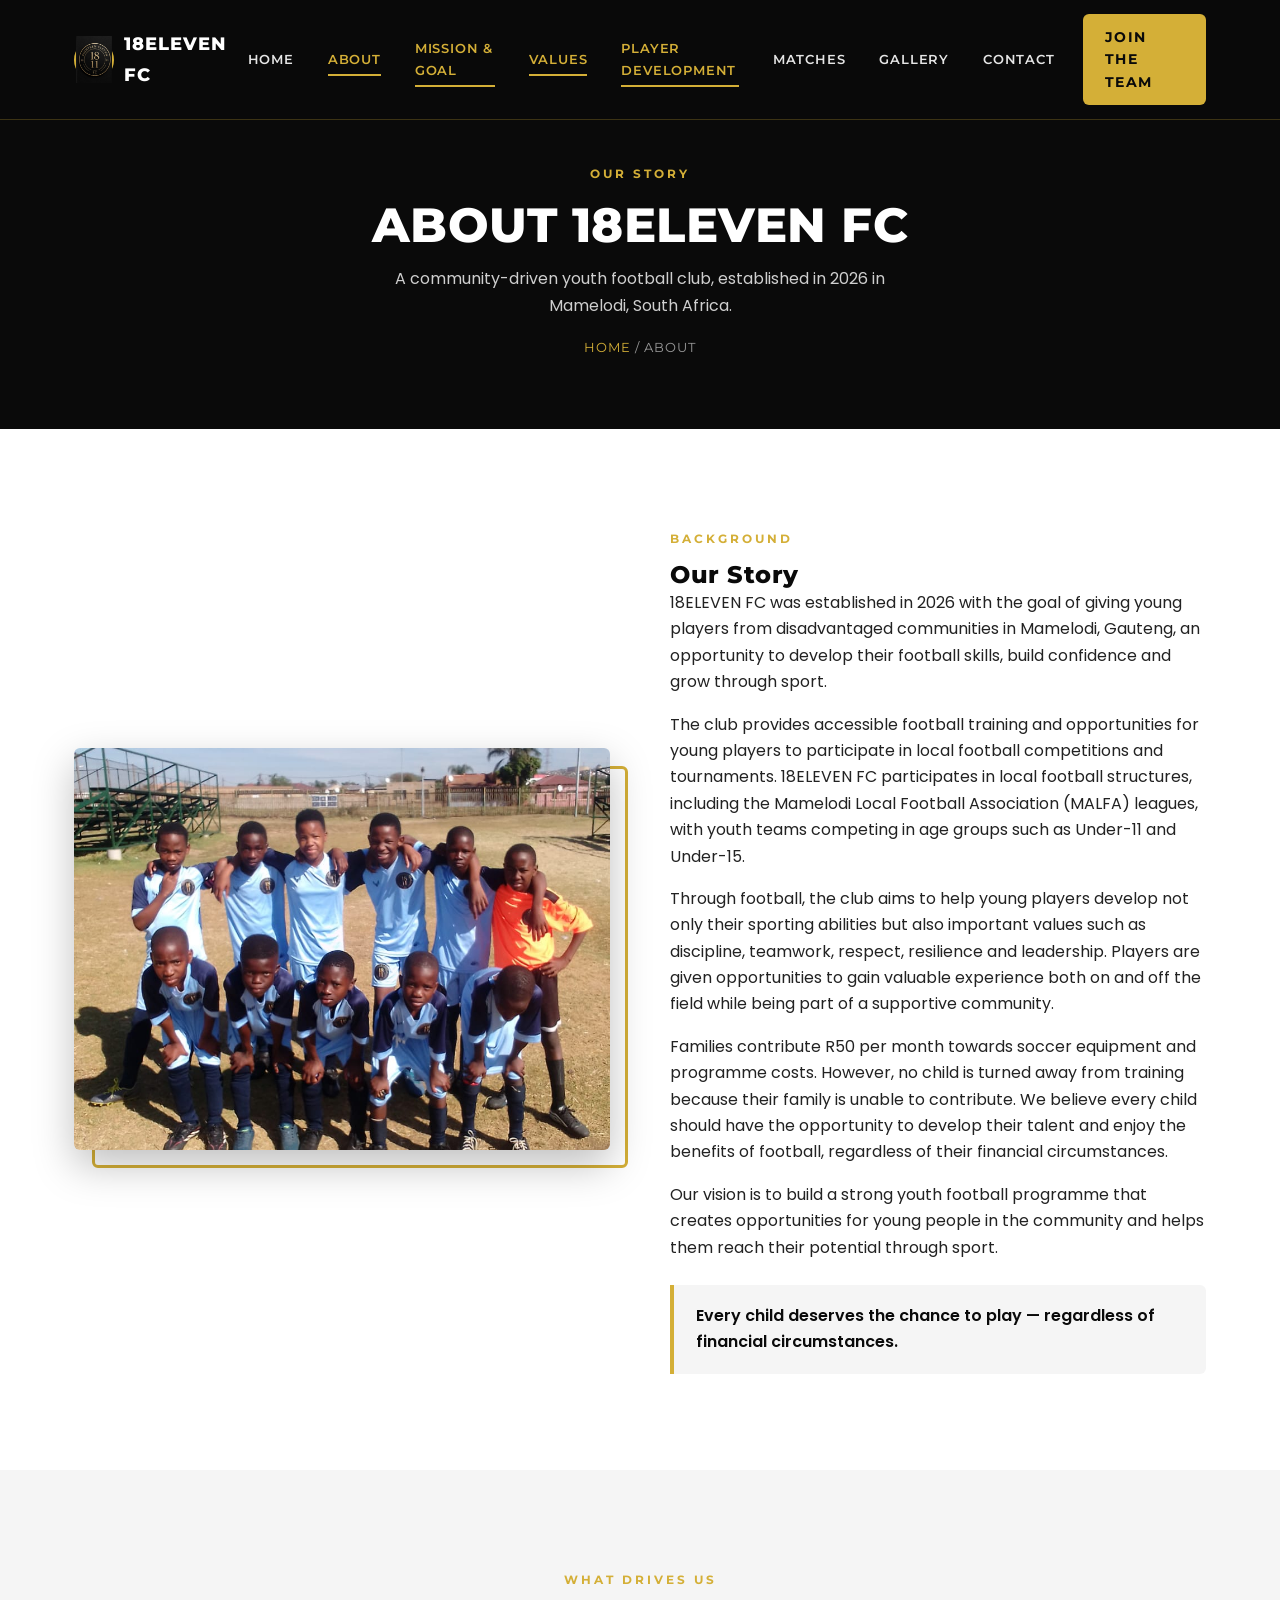
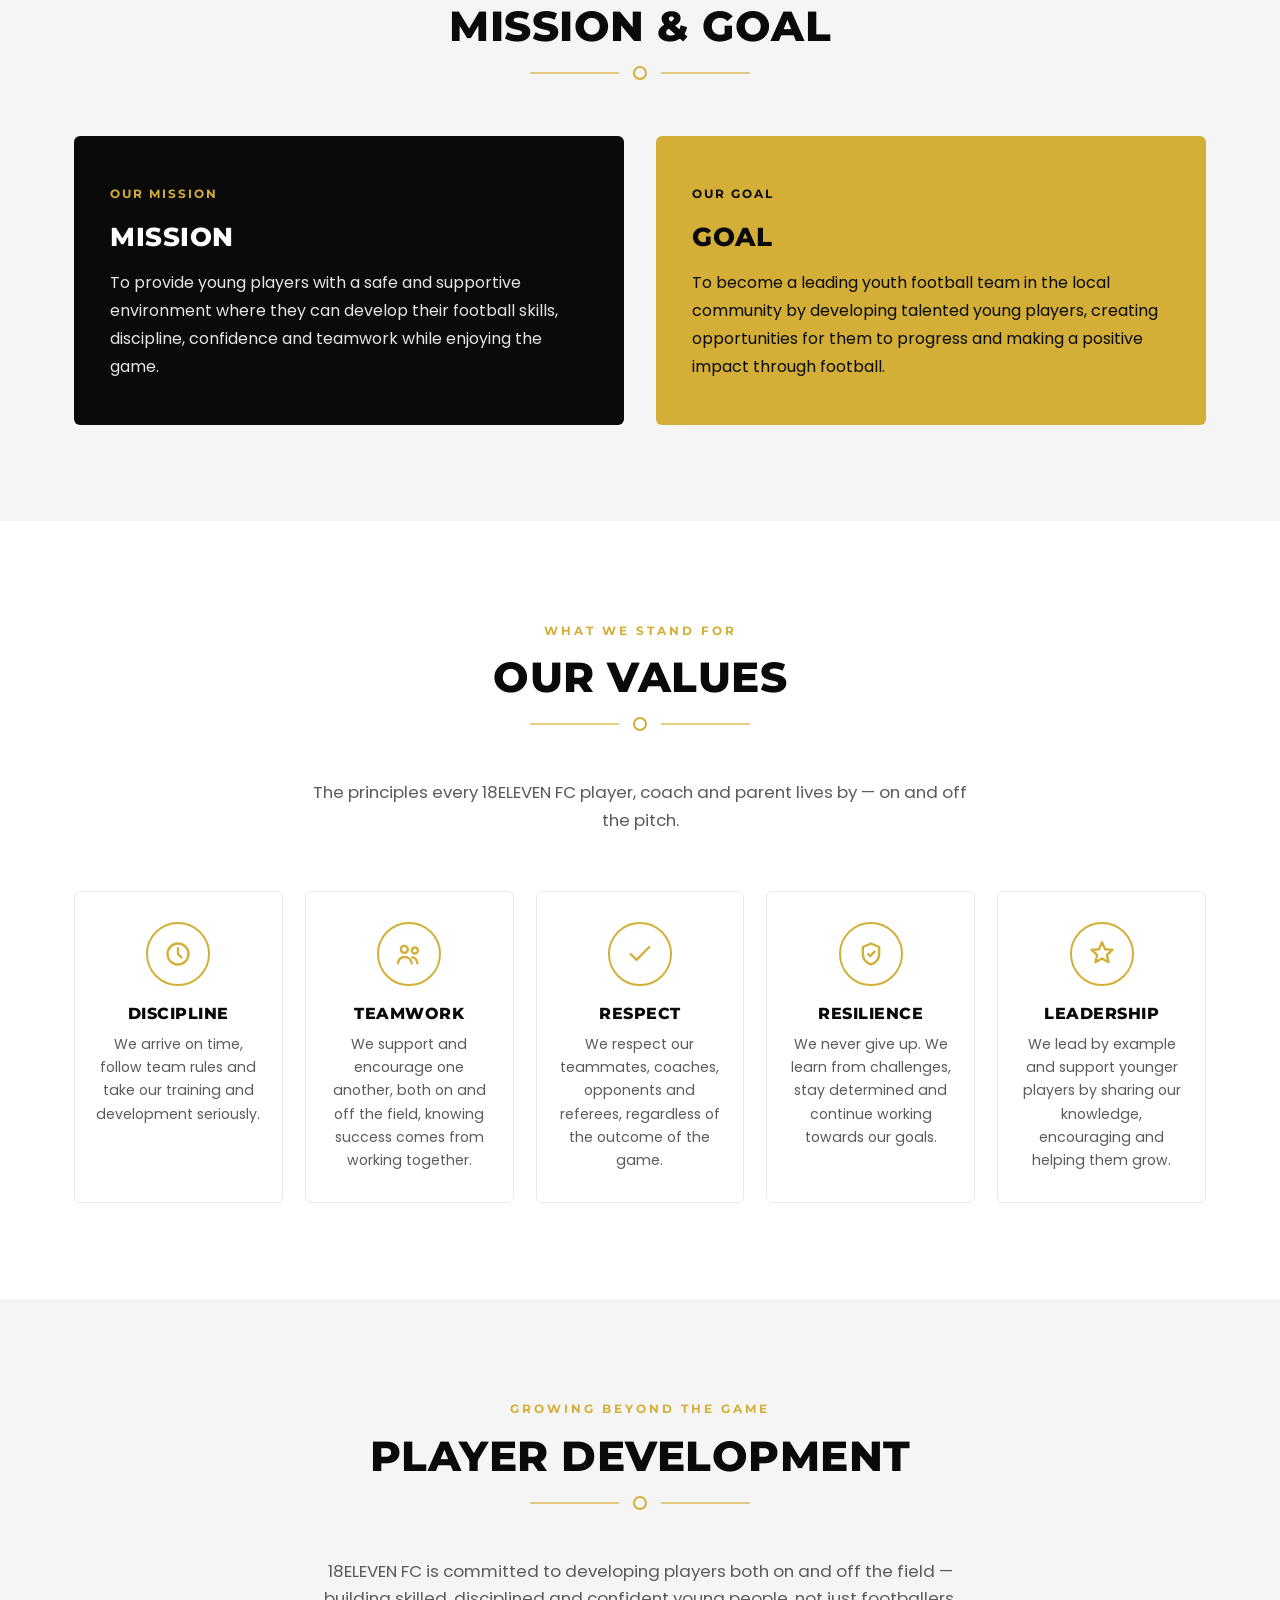
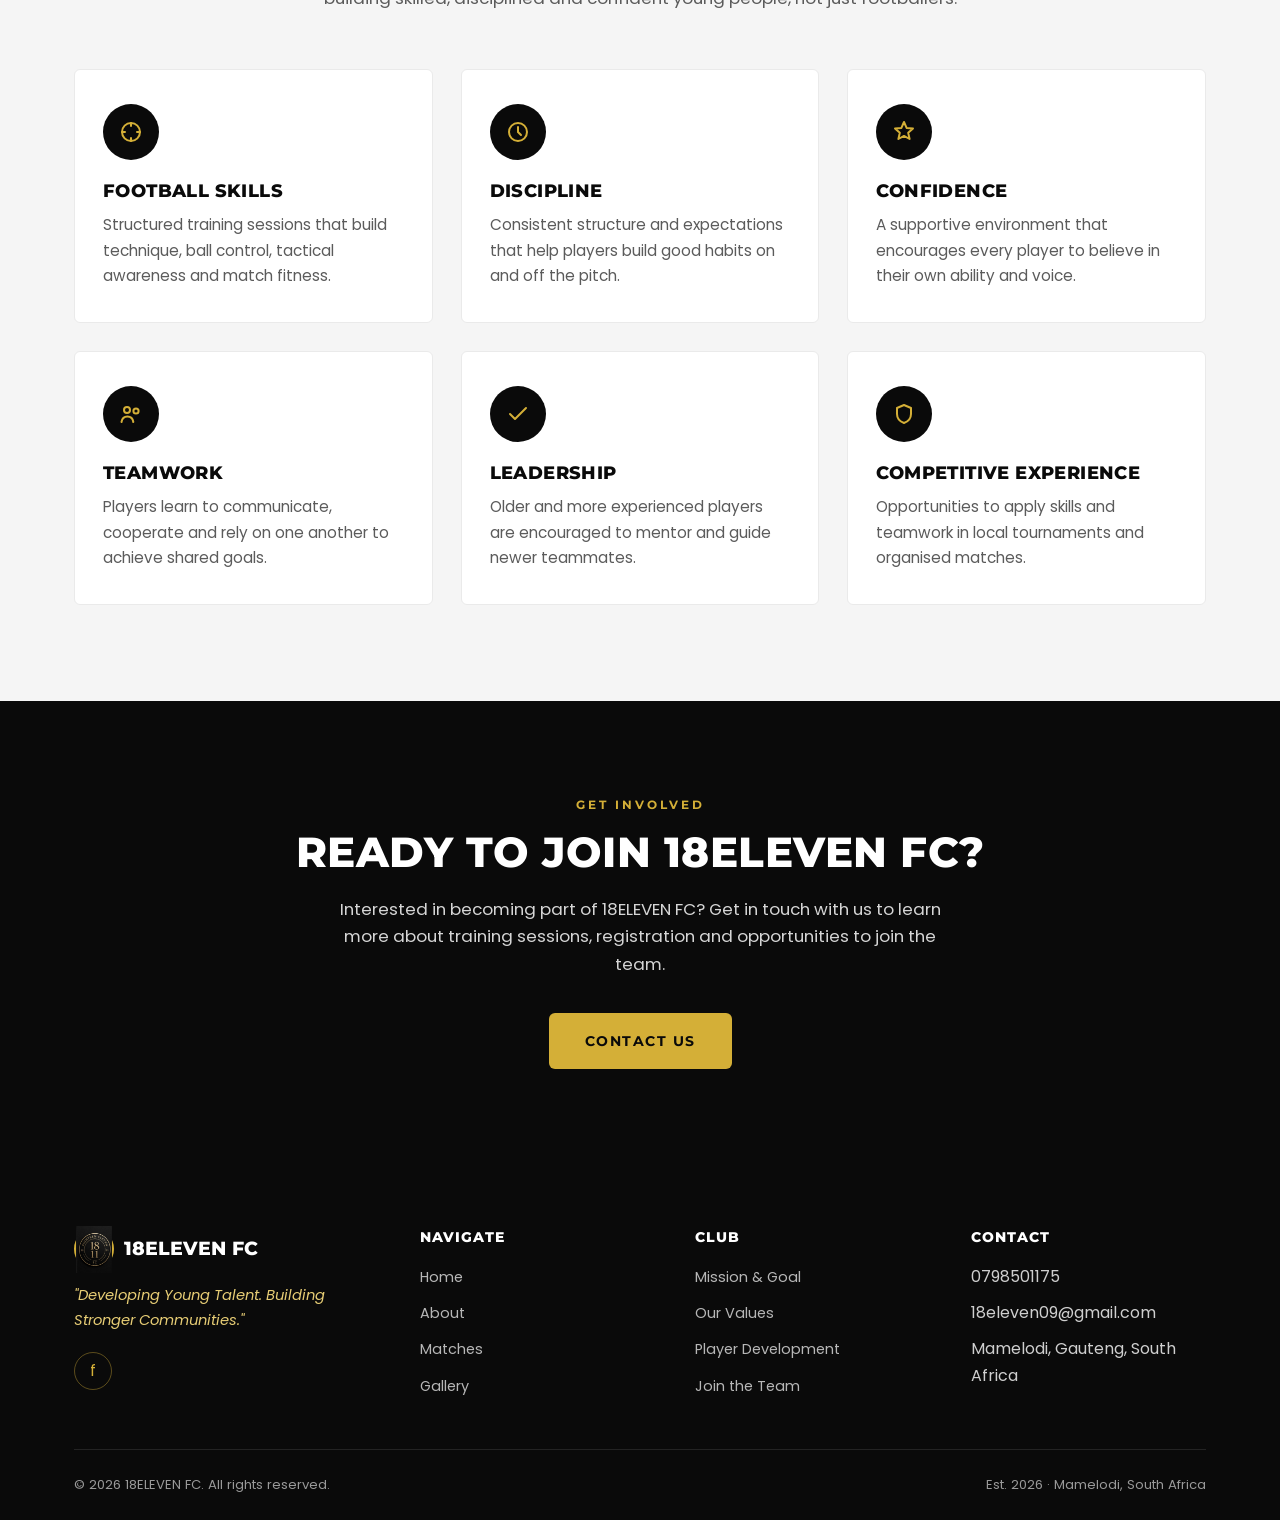
<file: about.html>
<!DOCTYPE html>
<html lang="en">
<head>
<meta charset="UTF-8">
<meta name="viewport" content="width=device-width, initial-scale=1.0">
<!-- Primary Meta Tags -->
<title>About Us | 18ELEVEN FC — Our Story, Mission &amp; Values</title>
<meta name="description" content="Learn about 18ELEVEN FC's story, mission, goal and values. Established in 2026, we provide accessible football training to young players regardless of financial circumstances.">
<meta name="keywords" content="about 18ELEVEN FC, football club mission, youth football values, player development Mamelodi, community football South Africa">
<meta name="robots" content="index, follow">
<meta name="author" content="18ELEVEN FC">
<link rel="canonical" href="https://phindi-studio.github.io/18Eleven/about.html">

<!-- Open Graph / Facebook -->
<meta property="og:type" content="website">
<meta property="og:url" content="https://phindi-studio.github.io/18Eleven/about.html">
<meta property="og:title" content="About 18ELEVEN FC — Our Story, Mission &amp; Values">
<meta property="og:description" content="Established in 2026, 18ELEVEN FC gives young players from disadvantaged communities the chance to develop football skills, confidence and teamwork.">
<meta property="og:image" content=https://phindi-studio.github.io/18Eleven/team.jpg">
<meta property="og:site_name" content="18ELEVEN FC">
<meta property="og:locale" content="en_ZA">

<!-- Twitter -->
<meta name="twitter:card" content="summary_large_image">
<meta name="twitter:url" content="https://phindi-studio.github.io/18Eleven/about.html">
<meta name="twitter:title" content="About 18ELEVEN FC — Our Story, Mission &amp; Values">
<meta name="twitter:description" content="Established in 2026, 18ELEVEN FC gives young players from disadvantaged communities the chance to develop football skills, confidence and teamwork.">
<meta name="twitter:image" content="https://phindi-studio.github.io/18Eleven/team.jpg">

<!-- Theme -->
<meta name="theme-color" content="#0A0A0A">
<link rel="preconnect" href="https://fonts.googleapis.com">
<link rel="preconnect" href="https://fonts.gstatic.com" crossorigin>
<link href="https://fonts.googleapis.com/css2?family=Montserrat:wght@600;700;800&family=Poppins:wght@400;500;600&display=swap" rel="stylesheet">

<link rel="stylesheet" href="style.css">
</head>
<body>

<!-- =================== HEADER / NAVIGATION =================== -->
<header class="site-header">
  <nav class="navbar" aria-label="Main navigation">
    <a href="index.html" class="nav-brand">
      <span class="brand-crest" aria-hidden="true">
    <img src="logo.jpg" alt="18ELEVEN logo">
      </span>
      18ELEVEN FC
    </a>

    <ul class="nav-menu" id="navMenu">
      <li><a href="index.html" class="nav-link">Home</a></li>
      <li><a href="about.html#about" class="nav-link">About</a></li>
      <li><a href="about.html#mission" class="nav-link">Mission &amp; Goal</a></li>
      <li><a href="about.html#values" class="nav-link">Values</a></li>
      <li><a href="about.html#development" class="nav-link">Player Development</a></li>
      <li><a href="matches.html" class="nav-link">Matches</a></li>
      <li><a href="gallery.html" class="nav-link">Gallery</a></li>
      <li><a href="contact.html" class="nav-link">Contact</a></li>
      <li><a href="contact.html" class="btn btn-primary nav-cta">Join the Team</a></li>
    </ul>

    <button class="hamburger" id="hamburger" aria-label="Toggle navigation menu" aria-expanded="false" aria-controls="navMenu">
      <span></span><span></span><span></span>
    </button>
  </nav>
</header>

<main>

  <!-- =================== PAGE BANNER =================== -->
  <section class="page-banner">
    <div class="container">
      <span class="eyebrow">Our Story</span>
      <h1>About 18ELEVEN FC</h1>
      <p>A community-driven youth football club, established in 2026 in Mamelodi, South Africa.</p>
      <div class="breadcrumb"><a href="index.html">Home</a> / About</div>
    </div>
  </section>

  <!-- =================== ABOUT SECTION =================== -->
  <section class="section" id="about">
    <div class="container">
      <div class="about-grid">
        <div class="about-media reveal">
          <!-- Replace images/team.jpg with a real club/team photo -->
          <img src="team.jpg" alt="18ELEVEN FC youth players standing together as a team">
          <div class="media-frame" aria-hidden="true"></div>
        </div>
        <div class="about-text reveal reveal-delay-1">
          <span class="eyebrow">Background</span>
          <h2>Our Story</h2>
          <p>
  18ELEVEN FC was established in 2026 with the goal of giving young players from disadvantaged communities
  in Mamelodi, Gauteng, an opportunity to develop their football skills, build confidence and grow through sport.
</p>
<p>
  The club provides accessible football training and opportunities for young players to participate in local
  football competitions and tournaments. 18ELEVEN FC participates in local football structures, including the
  Mamelodi Local Football Association (MALFA) leagues, with youth teams competing in age groups such as
  Under-11 and Under-15.
</p>
<p>
  Through football, the club aims to help young players develop not only their sporting abilities but also
  important values such as discipline, teamwork, respect, resilience and leadership. Players are given
  opportunities to gain valuable experience both on and off the field while being part of a supportive community.
</p>
<p>
  Families contribute R50 per month towards soccer equipment and programme costs. However, no child is turned
  away from training because their family is unable to contribute. We believe every child should have the
  opportunity to develop their talent and enjoy the benefits of football, regardless of their financial circumstances.
</p>
<p>
  Our vision is to build a strong youth football programme that creates opportunities for young people in the
  community and helps them reach their potential through sport.
</p>
<div class="highlight-box">
  Every child deserves the chance to play — regardless of financial circumstances.
</div>
      </div>
      </div>
    </div>
  </section>

  <!-- =================== MISSION & GOAL =================== -->
  <section class="section section--alt" id="mission">
    <div class="container">
      <div class="section-header reveal">
        <span class="eyebrow">What Drives Us</span>
        <h2>Mission &amp; Goal</h2>
        <div class="pitch-divider" aria-hidden="true"><span></span></div>
      </div>

      <div class="mg-grid">
        <div class="mg-card mission reveal">
          <span class="mg-icon">Our Mission</span>
          <h3>Mission</h3>
          <p>
            To provide young players with a safe and supportive environment where they can develop
            their football skills, discipline, confidence and teamwork while enjoying the game.
          </p>
        </div>
        <div class="mg-card goal reveal reveal-delay-1">
          <span class="mg-icon">Our Goal</span>
          <h3>Goal</h3>
          <p>
            To become a leading youth football team in the local community by developing talented
            young players, creating opportunities for them to progress and making a positive impact
            through football.
          </p>
        </div>
      </div>
    </div>
  </section>

  <!-- =================== VALUES =================== -->
  <section class="section" id="values">
    <div class="container">
      <div class="section-header reveal">
        <span class="eyebrow">What We Stand For</span>
        <h2>Our Values</h2>
        <div class="pitch-divider" aria-hidden="true"><span></span></div>
        <p>The principles every 18ELEVEN FC player, coach and parent lives by — on and off the pitch.</p>
      </div>

      <div class="values-grid">

        <div class="value-card reveal">
          <div class="value-icon" aria-hidden="true">
            <svg viewBox="0 0 24 24"><circle cx="12" cy="12" r="9" stroke-width="2"/><path d="M12 7v5l3 3" stroke-width="2" stroke-linecap="round"/></svg>
          </div>
          <h3>Discipline</h3>
          <p>We arrive on time, follow team rules and take our training and development seriously.</p>
        </div>

        <div class="value-card reveal reveal-delay-1">
          <div class="value-icon" aria-hidden="true">
            <svg viewBox="0 0 24 24"><circle cx="8" cy="8" r="3" stroke-width="2"/><circle cx="17" cy="9" r="2.6" stroke-width="2"/><path d="M2.5 20c.6-3.4 3-5.4 5.9-5.4S13.8 16.6 14.3 20" stroke-width="2" stroke-linecap="round"/><path d="M14.7 14.9c2.3.1 4 1.9 4.5 5.1" stroke-width="2" stroke-linecap="round"/></svg>
          </div>
          <h3>Teamwork</h3>
          <p>We support and encourage one another, both on and off the field, knowing success comes from working together.</p>
        </div>

        <div class="value-card reveal reveal-delay-2">
          <div class="value-icon" aria-hidden="true">
            <svg viewBox="0 0 24 24"><path d="M4 12l5 5L20 6" stroke-width="2" stroke-linecap="round" stroke-linejoin="round"/></svg>
          </div>
          <h3>Respect</h3>
          <p>We respect our teammates, coaches, opponents and referees, regardless of the outcome of the game.</p>
        </div>

        <div class="value-card reveal reveal-delay-3">
          <div class="value-icon" aria-hidden="true">
            <svg viewBox="0 0 24 24"><path d="M12 3l7 3v6c0 4.5-3 7.5-7 9-4-1.5-7-4.5-7-9V6l7-3z" stroke-width="2" stroke-linejoin="round"/><path d="M9.5 12l1.8 1.8L15 10" stroke-width="2" stroke-linecap="round" stroke-linejoin="round"/></svg>
          </div>
          <h3>Resilience</h3>
          <p>We never give up. We learn from challenges, stay determined and continue working towards our goals.</p>
        </div>

        <div class="value-card reveal reveal-delay-4">
          <div class="value-icon" aria-hidden="true">
            <svg viewBox="0 0 24 24"><path d="M12 2l2.6 5.9 6.4.6-4.8 4.3 1.4 6.2L12 15.9 6.4 19l1.4-6.2-4.8-4.3 6.4-.6L12 2z" stroke-width="2" stroke-linejoin="round"/></svg>
          </div>
          <h3>Leadership</h3>
          <p>We lead by example and support younger players by sharing our knowledge, encouraging and helping them grow.</p>
        </div>

      </div>
    </div>
  </section>

  <!-- =================== PLAYER DEVELOPMENT =================== -->
  <section class="section section--alt" id="development">
    <div class="container">
      <div class="section-header reveal">
        <span class="eyebrow">Growing Beyond The Game</span>
        <h2>Player Development</h2>
        <div class="pitch-divider" aria-hidden="true"><span></span></div>
        <p> 18ELEVEN FC is committed to developing players both on and off the field — building skilled,
           disciplined and confident young people, not just footballers.</p>
      </div>

      <div class="card-grid grid-6">
        <div class="card reveal">
          <div class="card-icon" aria-hidden="true">
            <svg viewBox="0 0 24 24" width="24" height="24" stroke="currentColor" fill="none"><circle cx="12" cy="12" r="9" stroke-width="2"/><path d="M12 3v3M12 18v3M3 12h3M18 12h3" stroke-width="2" stroke-linecap="round"/></svg>
          </div>
          <h3>Football Skills</h3>
          <p>Structured training sessions that build technique, ball control, tactical awareness and match fitness.</p>
        </div>

        <div class="card reveal reveal-delay-1">
          <div class="card-icon" aria-hidden="true">
            <svg viewBox="0 0 24 24" width="24" height="24" stroke="currentColor" fill="none"><circle cx="12" cy="12" r="9" stroke-width="2"/><path d="M12 7v5l3 3" stroke-width="2" stroke-linecap="round"/></svg>
          </div>
          <h3>Discipline</h3>
          <p>Consistent structure and expectations that help players build good habits on and off the pitch.</p>
        </div>

        <div class="card reveal reveal-delay-2">
          <div class="card-icon" aria-hidden="true">
            <svg viewBox="0 0 24 24" width="24" height="24" stroke="currentColor" fill="none"><path d="M12 2l2.6 5.9 6.4.6-4.8 4.3 1.4 6.2L12 15.9 6.4 19l1.4-6.2-4.8-4.3 6.4-.6L12 2z" stroke-width="2" stroke-linejoin="round"/></svg>
          </div>
          <h3>Confidence</h3>
          <p>A supportive environment that encourages every player to believe in their own ability and voice.</p>
        </div>

        <div class="card reveal reveal-delay-3">
          <div class="card-icon" aria-hidden="true">
            <svg viewBox="0 0 24 24" width="24" height="24" stroke="currentColor" fill="none"><circle cx="8" cy="8" r="3" stroke-width="2"/><circle cx="17" cy="9" r="2.6" stroke-width="2"/><path d="M2.5 20c.6-3.4 3-5.4 5.9-5.4S13.8 16.6 14.3 20" stroke-width="2" stroke-linecap="round"/></svg>
          </div>
          <h3>Teamwork</h3>
          <p>Players learn to communicate, cooperate and rely on one another to achieve shared goals.</p>
        </div>

        <div class="card reveal reveal-delay-4">
          <div class="card-icon" aria-hidden="true">
            <svg viewBox="0 0 24 24" width="24" height="24" stroke="currentColor" fill="none"><path d="M4 12l5 5L20 6" stroke-width="2" stroke-linecap="round" stroke-linejoin="round"/></svg>
          </div>
          <h3>Leadership</h3>
          <p>Older and more experienced players are encouraged to mentor and guide newer teammates.</p>
        </div>

        <div class="card reveal reveal-delay-5">
          <div class="card-icon" aria-hidden="true">
            <svg viewBox="0 0 24 24" width="24" height="24" stroke="currentColor" fill="none"><path d="M12 3l7 3v6c0 4.5-3 7.5-7 9-4-1.5-7-4.5-7-9V6l7-3z" stroke-width="2" stroke-linejoin="round"/></svg>
          </div>
          <h3>Competitive Experience</h3>
          <p>Opportunities to apply skills and teamwork in local tournaments and organised matches.</p>
        </div>
      </div>
    </div>
  </section>

  <!-- =================== JOIN CTA BAND =================== -->
  <section class="join-band texture-panel">
    <div class="container reveal">
      <span class="eyebrow">Get Involved</span>
      <h2>Ready To Join 18ELEVEN FC?</h2>
      <p>
        Interested in becoming part of 18ELEVEN FC? Get in touch with us to learn more about training
        sessions, registration and opportunities to join the team.
      </p>
      <a href="contact.html" class="btn btn-primary">Contact Us</a>
    </div>
  </section>

</main>

<!-- =================== FOOTER =================== -->
<footer class="site-footer">
  <div class="container">
    <div class="footer-grid">
      <div>
        <div class="footer-brand">
          <span class="brand-crest" aria-hidden="true">
    <img src="logo.jpg" alt="18ELEVEN logo">
          </span>
          18ELEVEN FC
        </div>
        <p class="footer-tagline">"Developing Young Talent. Building Stronger Communities."</p>
        <div class="social-links" style="margin-top:20px;">
          <a href="https://www.facebook.com/share/1EurmRgVqy/" aria-label="18ELEVEN FC on Facebook">f</a>
          <!----<a href="#" aria-label="18ELEVEN FC on Instagram">ig</a>
          <a href="#" aria-label="18ELEVEN FC on X / Twitter">x</a>-->
        </div>
      </div>

      <div class="footer-col">
        <h4>Navigate</h4>
        <ul>
          <li><a href="index.html">Home</a></li>
          <li><a href="about.html">About</a></li>
          <li><a href="matches.html">Matches</a></li>
          <li><a href="gallery.html">Gallery</a></li>
        </ul>
      </div>

      <div class="footer-col">
        <h4>Club</h4>
        <ul>
          <li><a href="about.html#mission">Mission &amp; Goal</a></li>
          <li><a href="about.html#values">Our Values</a></li>
          <li><a href="about.html#development">Player Development</a></li>
          <li><a href="contact.html">Join the Team</a></li>
        </ul>
      </div>

      <div class="footer-col">
        <h4>Contact</h4>
        <ul>
          <li>0798501175</li>
          <li>18eleven09@gmail.com</li>
          <li>Mamelodi, Gauteng, South Africa</li>
        </ul>
      </div>
    </div>

    <div class="footer-bottom">
      <span>&copy; <span id="currentYear"></span> 18ELEVEN FC. All rights reserved.</span>
      <span>Est. 2026 &middot; Mamelodi, South Africa</span>
    </div>
  </div>
</footer>

<button class="back-to-top" id="backToTop" aria-label="Back to top">&uarr;</button>

<script src="script.js"></script>
</body>
</html>
</file>
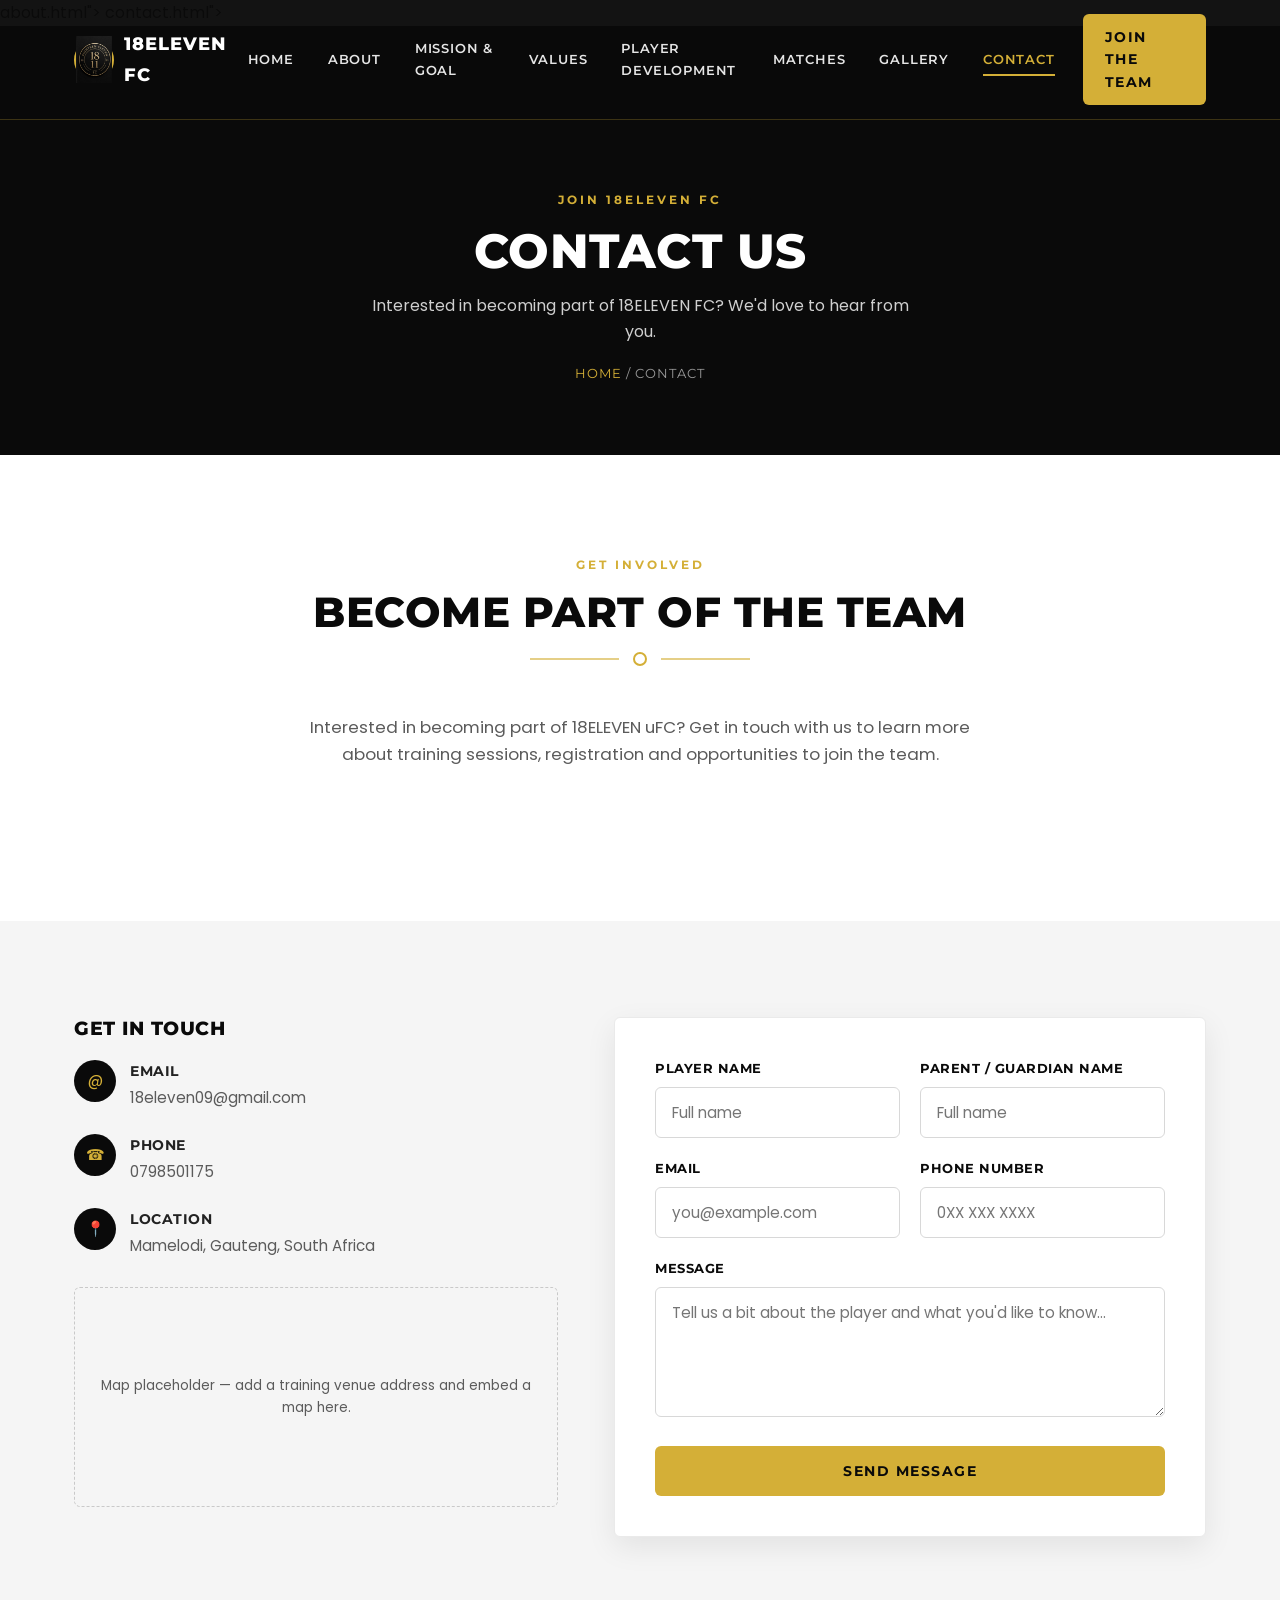
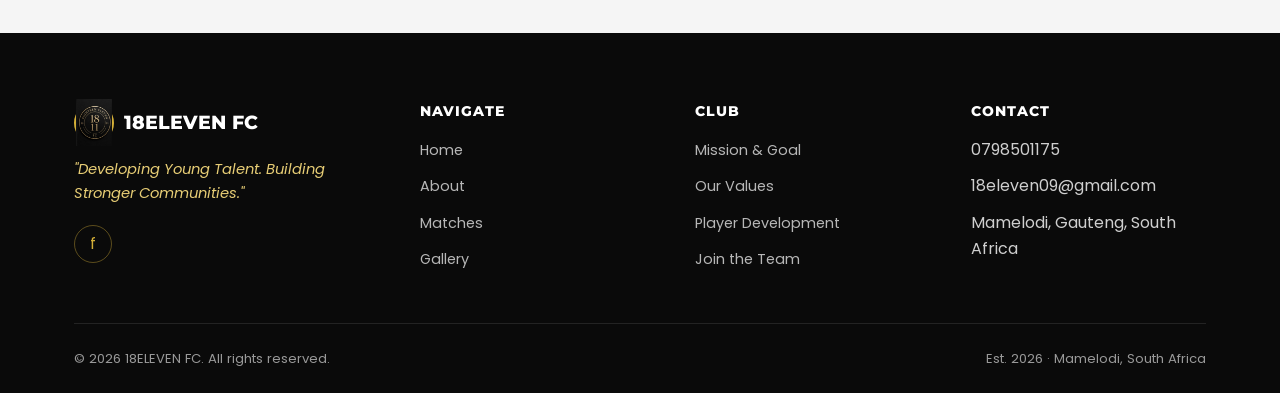
<file: contact.html>
<!DOCTYPE html>
<html lang="en">
<head>
<meta charset="UTF-8">
<meta name="viewport" content="width=device-width, initial-scale=1.0">
<!-- Primary Meta Tags -->
<title>Contact Us | Join 18ELEVEN FC</title>
<meta name="description" content="Interested in joining 18ELEVEN FC? Contact us to learn more about training sessions, registration and opportunities for young players in Mamelodi, South Africa.">
<meta name="keywords" content="join 18ELEVEN FC, contact football club, youth football registration Mamelodi, football trials South Africa">
<meta name="robots" content="index, follow">
<meta name="author" content="18ELEVEN FC">
<link rel="canonical" href="<!-- Primary Meta Tags -->
<title>About Us | 18ELEVEN FC — Our Story, Mission &amp; Values</title>
<meta name="description" content="Learn about 18ELEVEN FC's story, mission, goal and values. Established in 2022, we provide accessible football training to young players regardless of financial circumstances.">
<meta name="keywords" content="about 18ELEVEN FC, football club mission, youth football values, player development Mamelodi, community football South Africa">
<meta name="robots" content="index, follow">
<meta name="author" content="18ELEVEN FC">
<link rel="canonical" href="<!-- Primary Meta Tags -->
<title>About Us | Mamelodi FC — Our Story, Mission &amp; Values</title>
<meta name="description" content="Learn about Mamelodi FC's story, mission, goal and values. Established in 2022, we provide accessible football training to young players regardless of financial circumstances.">
<meta name="keywords" content="about Mamelodi FC, football club mission, youth football values, player development Mamelodi, community football South Africa">
<meta name="robots" content="index, follow">
<meta name="author" content="Mamelodi FC">
<link rel="canonical" href="https://www.mamelodifc.co.za/about.html">

<!-- Open Graph / Facebook -->
<meta property="og:type" content="website">
<meta property="og:url" content="https://www.mamelodifc.co.za/about.html">
<meta property="og:title" content="About Mamelodi FC — Our Story, Mission &amp; Values">
<meta property="og:description" content="Established in 2022, Mamelodi FC gives young players from disadvantaged communities the chance to develop football skills, confidence and teamwork.">
<meta property="og:image" content="https://www.mamelodifc.co.za/images/team.jpg">
<meta property="og:site_name" content="Mamelodi FC">
<meta property="og:locale" content="en_ZA">

<!-- Twitter -->
<meta name="twitter:card" content="summary_large_image">
<meta name="twitter:url" content="https://www.mamelodifc.co.za/about.html">
<meta name="twitter:title" content="About Mamelodi FC — Our Story, Mission &amp; Values">
<meta name="twitter:description" content="Established in 2022, Mamelodi FC gives young players from disadvantaged communities the chance to develop football skills, confidence and teamwork.">
<meta name="twitter:image" content="https://www.mamelodifc.co.za/images/team.jpg">

<!-- Theme -->
<meta name="theme-color" content="#0A0A0A">about.html">

<!-- Open Graph / Facebook -->
<meta property="og:type" content="website">
<meta property="og:url" content="https://www.mamelodifc.co.za/about.html">
<meta property="og:title" content="About Mamelodi FC — Our Story, Mission &amp; Values">
<meta property="og:description" content="Established in 2022, Mamelodi FC gives young players from disadvantaged communities the chance to develop football skills, confidence and teamwork.">
<meta property="og:image" content="https://www.mamelodifc.co.za/images/team.jpg">
<meta property="og:site_name" content="Mamelodi FC">
<meta property="og:locale" content="en_ZA">

<!-- Twitter -->
<meta name="twitter:card" content="summary_large_image">
<meta name="twitter:url" content="https://www.mamelodifc.co.za/about.html">
<meta name="twitter:title" content="About Mamelodi FC — Our Story, Mission &amp; Values">
<meta name="twitter:description" content="Established in 2022, Mamelodi FC gives young players from disadvantaged communities the chance to develop football skills, confidence and teamwork.">
<meta name="twitter:image" content="https://www.mamelodifc.co.za/images/team.jpg">

<!-- Theme -->
<meta name="theme-color" content="#0A0A0A">contact.html">

<!-- Open Graph / Facebook -->
<meta property="og:type" content="website">
<meta property="og:url" content="https://www.mamelodifc.co.za/contact.html">
<meta property="og:title" content="Contact Us | Join Mamelodi FC">
<meta property="og:description" content="Get in touch with Mamelodi FC to learn more about training sessions, registration and opportunities to join the team.">
<meta property="og:image" content="https://www.mamelodifc.co.za/images/hero.jpg">
<meta property="og:site_name" content="Mamelodi FC">
<meta property="og:locale" content="en_ZA">

<!-- Twitter -->
<meta name="twitter:card" content="summary_large_image">
<meta name="twitter:url" content="https://www.mamelodifc.co.za/contact.html">
<meta name="twitter:title" content="Contact Us | Join Mamelodi FC">
<meta name="twitter:description" content="Get in touch with Mamelodi FC to learn more about training sessions, registration and opportunities to join the team.">
<meta name="twitter:image" content="https://www.mamelodifc.co.za/images/hero.jpg">

<!-- Theme -->
<meta name="theme-color" content="#0A0A0A">
<link rel="preconnect" href="https://fonts.googleapis.com">
<link rel="preconnect" href="https://fonts.gstatic.com" crossorigin>
<link href="https://fonts.googleapis.com/css2?family=Montserrat:wght@600;700;800&family=Poppins:wght@400;500;600&display=swap" rel="stylesheet">

<link rel="stylesheet" href="style.css">
</head>
<body>

<!-- =================== HEADER / NAVIGATION =================== -->
<header class="site-header">
  <nav class="navbar" aria-label="Main navigation">
    <a href="index.html" class="nav-brand">
      <span class="brand-crest" aria-hidden="true">
    <img src="logo.jpg" alt="18ELEVEN logo">
      </span>
      18ELEVEN FC
    </a>

    <ul class="nav-menu" id="navMenu">
      <li><a href="index.html" class="nav-link">Home</a></li>
      <li><a href="about.html#about" class="nav-link">About</a></li>
      <li><a href="about.html#mission" class="nav-link">Mission &amp; Goal</a></li>
      <li><a href="about.html#values" class="nav-link">Values</a></li>
      <li><a href="about.html#development" class="nav-link">Player Development</a></li>
      <li><a href="matches.html" class="nav-link">Matches</a></li>
      <li><a href="gallery.html" class="nav-link">Gallery</a></li>
      <li><a href="contact.html" class="nav-link active">Contact</a></li>
      <li><a href="contact.html" class="btn btn-primary nav-cta">Join the Team</a></li>
    </ul>

    <button class="hamburger" id="hamburger" aria-label="Toggle navigation menu" aria-expanded="false" aria-controls="navMenu">
      <span></span><span></span><span></span>
    </button>
  </nav>
</header>

<main>

  <!-- =================== PAGE BANNER =================== -->
  <section class="page-banner">
    <div class="container">
      <span class="eyebrow">Join 18ELEVEN FC</span>
      <h1>Contact Us</h1>
      <p>Interested in becoming part of 18ELEVEN FC? We'd love to hear from you.</p>
      <div class="breadcrumb"><a href="index.html">Home</a> / Contact</div>
    </div>
  </section>

  <!-- =================== JOIN INTRO =================== -->
  <section class="section" id="join">
    <div class="container">
      <div class="section-header reveal">
        <span class="eyebrow">Get Involved</span>
        <h2>Become Part Of The Team</h2>
        <div class="pitch-divider" aria-hidden="true"><span></span></div>
        <p>
          Interested in becoming part of 18ELEVEN uFC? Get in touch with us to learn more about training
          sessions, registration and opportunities to join the team.
        </p>
      </div>
    </div>
  </section>

  <!-- =================== CONTACT SECTION =================== -->
  <section class="section section--alt" id="contact">
    <div class="container">
      <div class="contact-grid">

        <!-- Contact details -->
        <div class="contact-info reveal">
          <h3>Get In Touch</h3>

          <div class="contact-detail">
            <span class="ci-icon" aria-hidden="true">@</span>
            <div>
              <strong>Email</strong>
              <!-- Replace with the club's real email address -->
              <span>18eleven09@gmail.com</span>
            </div>
          </div>

          <div class="contact-detail">
            <span class="ci-icon" aria-hidden="true">☎</span>
            <div>
              <strong>Phone</strong>
              <!-- Replace with the club's real phone number -->
              <span>0798501175</span>
            </div>
          </div>

          <div class="contact-detail">
            <span class="ci-icon" aria-hidden="true">📍</span>
            <div>
              <strong>Location</strong>
              <span>Mamelodi, Gauteng, South Africa</span>
            </div>
          </div>

          <!-- Replace this block with a real embedded map once a training venue address is confirmed -->
          <div class="map-placeholder">
            Map placeholder — add a training venue address and embed a map here.
          </div>
        </div>

        <!-- Contact form -->
        <div class="reveal reveal-delay-1">
          <form class="contact-form" id="contactForm" novalidate>

            <div class="form-success" id="formSuccess" role="status"></div>

            <div class="form-row">
              <div class="form-group">
                <label for="playerName">Player Name</label>
                <input type="text" id="playerName" name="playerName" placeholder="Full name" required>
                <span class="form-error">Please enter the player's full name.</span>
              </div>
              <div class="form-group">
                <label for="guardianName">Parent / Guardian Name</label>
                <input type="text" id="guardianName" name="guardianName" placeholder="Full name" required>
                <span class="form-error">Please enter a parent/guardian name.</span>
              </div>
            </div>

            <div class="form-row">
              <div class="form-group">
                <label for="email">Email</label>
                <input type="email" id="email" name="email" placeholder="you@example.com" required>
                <span class="form-error">Please enter a valid email address.</span>
              </div>
              <div class="form-group">
                <label for="phone">Phone Number</label>
                <input type="tel" id="phone" name="phone" placeholder="0XX XXX XXXX" required>
                <span class="form-error">Please enter a valid phone number.</span>
              </div>
            </div>

            <div class="form-group">
              <label for="message">Message</label>
              <textarea id="message" name="message" placeholder="Tell us a bit about the player and what you'd like to know..." required></textarea>
              <span class="form-error">Please add a short message (at least 10 characters).</span>
            </div>

            <button type="submit" class="btn btn-primary btn-block">Send Message</button>
          </form>
        </div>

      </div>
    </div>
  </section>

</main>

<!-- =================== FOOTER =================== -->
<footer class="site-footer">
  <div class="container">
    <div class="footer-grid">
      <div>
        <div class="footer-brand">
         <span class="brand-crest" aria-hidden="true">
    <img src="logo.jpg" alt="18ELEVEN logo">
         </span>
          18ELEVEN FC
        </div>
        <p class="footer-tagline">"Developing Young Talent. Building Stronger Communities."</p>
        <div class="social-links" style="margin-top:20px;">
          <a href="https://www.facebook.com/share/1EurmRgVqy/" aria-label="18ELEVEN FC on Facebook">f</a>
          <!---<a href="#" aria-label="18ELEVEN FC on Instagram">ig</a>
          <a href="#" aria-label="18ELEVEN FC on X / Twitter">x</a>-->
        </div>
      </div>

      <div class="footer-col">
        <h4>Navigate</h4>
        <ul>
          <li><a href="index.html">Home</a></li>
          <li><a href="about.html">About</a></li>
          <li><a href="matches.html">Matches</a></li>
          <li><a href="gallery.html">Gallery</a></li>
        </ul>
      </div>

      <div class="footer-col">
        <h4>Club</h4>
        <ul>
          <li><a href="about.html#mission">Mission &amp; Goal</a></li>
          <li><a href="about.html#values">Our Values</a></li>
          <li><a href="about.html#development">Player Development</a></li>
          <li><a href="contact.html">Join the Team</a></li>
        </ul>
      </div>

      <div class="footer-col">
        <h4>Contact</h4>
        <ul>
          <li>0798501175</li>
          <li>18eleven09@gmail.com</li>
          <li>Mamelodi, Gauteng, South Africa</li>
        </ul>
      </div>
    </div>

    <div class="footer-bottom">
      <span>&copy; <span id="currentYear"></span> 18ELEVEN FC. All rights reserved.</span>
      <span>Est. 2026 &middot; Mamelodi, South Africa</span>
    </div>
  </div>
</footer>

<button class="back-to-top" id="backToTop" aria-label="Back to top">&uarr;</button>

<script src="script.js"></script>
</body>
</html>
</file>
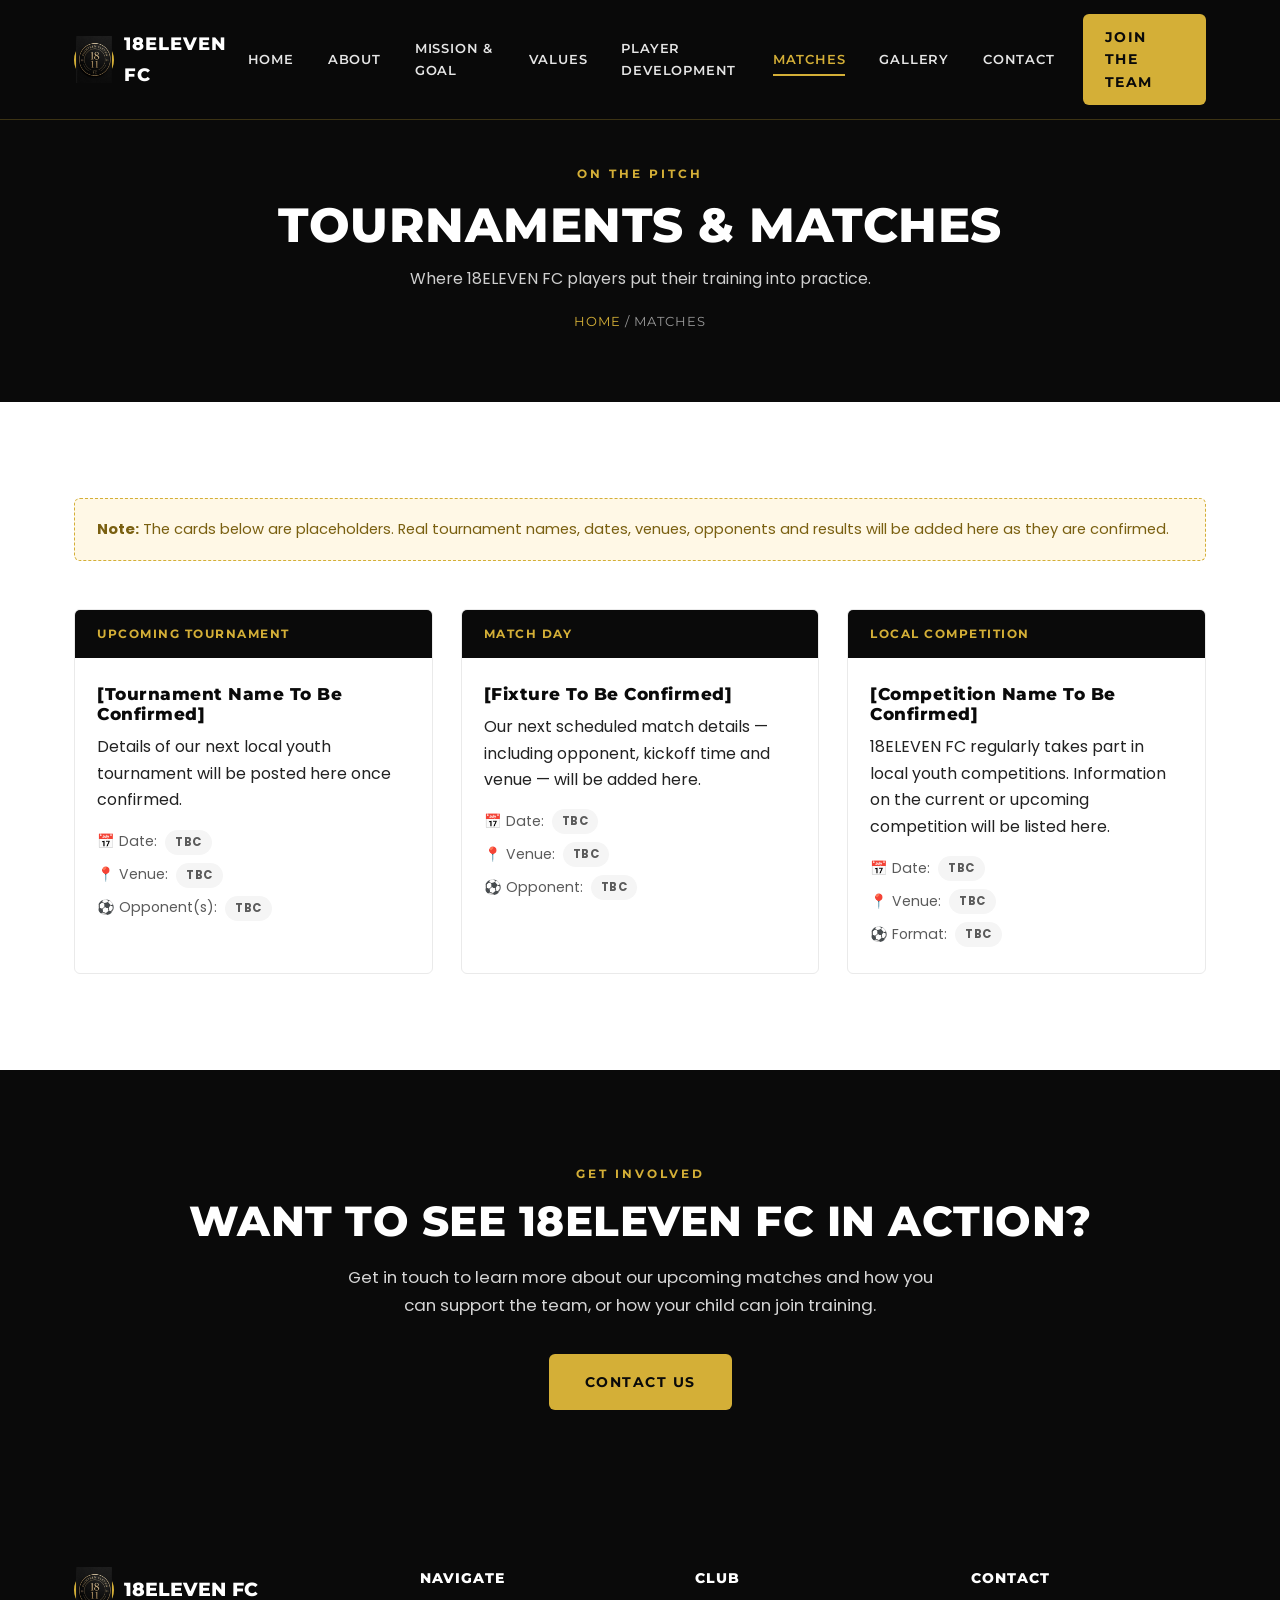
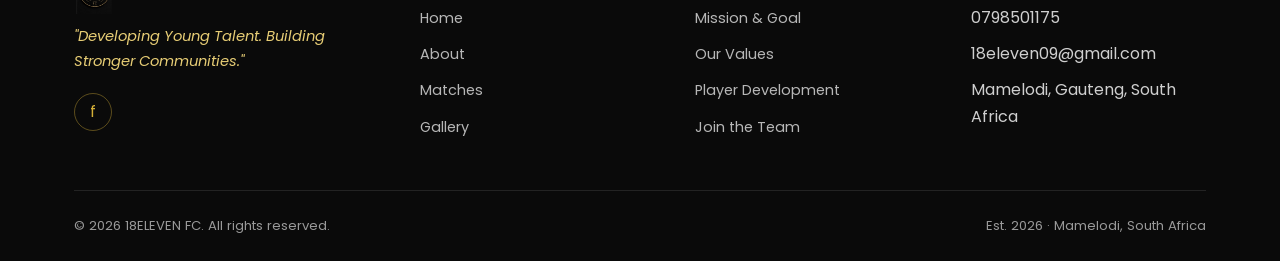
<file: matches.html>
<!DOCTYPE html>
<html lang="en">
<head>
<meta charset="UTF-8">
<meta name="viewport" content="width=device-width, initial-scale=1.0">
<!-- Primary Meta Tags -->
<title>Tournaments &amp; Matches | 18ELEVEN FC</title>
<meta name="description" content="Stay up to date with 18ELEVEN FC's upcoming tournaments, match days and local competitions in Mamelodi, South Africa.">
<meta name="keywords" content="18ELEVEN FC matches, youth football tournaments Mamelodi, local football competitions Gauteng, junior football fixtures South Africa">
<meta name="robots" content="index, follow">
<meta name="author" content="18ELEVEN FC">
<link rel="canonical" href="https://phindi-studio.github.io/18Eleven/matches.html">

<!-- Open Graph / Facebook -->
<meta property="og:type" content="website">
<meta property="og:url" content="https://phindi-studio.github.io/18Eleven/matches.html">
<meta property="og:title" content="Tournaments &amp; Matches | 18ELEVEN FC">
<meta property="og:description" content="Upcoming tournaments, match days and local competitions for 18ELEVEN FC's youth players.">
<meta property="og:image" content="https://phindi-studio.github.io/18Eleven/training.jpg">
<meta property="og:site_name" content="18ELEVEN FC">
<meta property="og:locale" content="en_ZA">

<!-- Twitter -->
<meta name="twitter:card" content="summary_large_image">
<meta name="twitter:url" content="https://phindi-studio.github.io/18Eleven/matches.html">
<meta name="twitter:title" content="Tournaments &amp; Matches | 18ELEVEN FC">
<meta name="twitter:description" content="Upcoming tournaments, match days and local competitions for 18ELEVEN FC's youth players.">
<meta name="twitter:image" content="https://phindi-studio.github.io/18Eleven/training.jpg">

<!-- Theme -->
<meta name="theme-color" content="#0A0A0A">

<link rel="preconnect" href="https://fonts.googleapis.com">
<link rel="preconnect" href="https://fonts.gstatic.com" crossorigin>
<link href="https://fonts.googleapis.com/css2?family=Montserrat:wght@600;700;800&family=Poppins:wght@400;500;600&display=swap" rel="stylesheet">

<link rel="stylesheet" href="style.css">
</head>
<body>

<!-- =================== HEADER / NAVIGATION =================== -->
<header class="site-header">
  <nav class="navbar" aria-label="Main navigation">
    <a href="index.html" class="nav-brand">
      <span class="brand-crest" aria-hidden="true">
    <img src="logo.jpg" alt="18ELEVEN logo">
      </span>
      18ELEVEN FC
    </a>

    <ul class="nav-menu" id="navMenu">
      <li><a href="index.html" class="nav-link">Home</a></li>
      <li><a href="about.html#about" class="nav-link">About</a></li>
      <li><a href="about.html#mission" class="nav-link">Mission &amp; Goal</a></li>
      <li><a href="about.html#values" class="nav-link">Values</a></li>
      <li><a href="about.html#development" class="nav-link">Player Development</a></li>
      <li><a href="matches.html" class="nav-link active">Matches</a></li>
      <li><a href="gallery.html" class="nav-link">Gallery</a></li>
      <li><a href="contact.html" class="nav-link">Contact</a></li>
      <li><a href="contact.html" class="btn btn-primary nav-cta">Join the Team</a></li>
    </ul>

    <button class="hamburger" id="hamburger" aria-label="Toggle navigation menu" aria-expanded="false" aria-controls="navMenu">
      <span></span><span></span><span></span>
    </button>
  </nav>
</header>

<main>

  <!-- =================== PAGE BANNER =================== -->
  <section class="page-banner">
    <div class="container">
      <span class="eyebrow">On The Pitch</span>
      <h1>Tournaments &amp; Matches</h1>
      <p>Where 18ELEVEN FC players put their training into practice.</p>
      <div class="breadcrumb"><a href="index.html">Home</a> / Matches</div>
    </div>
  </section>

  <!-- =================== MATCHES SECTION =================== -->
  <section class="section" id="matches">
    <div class="container">

      <!--
        CONTENT NOTE FOR CLUB ADMINISTRATORS:
        This section currently uses placeholder cards because no specific
        tournament, match, or competition information has been supplied.
        Replace the placeholder text below (tournament names, dates,
        venues, opponents and results) with real details as they become
        available. Do not publish invented results or achievements.
      -->
      <div class="placeholder-note reveal">
        <strong>Note:</strong> The cards below are placeholders. Real tournament names, dates, venues,
        opponents and results will be added here as they are confirmed.
      </div>

      <div class="card-grid grid-3">

        <div class="match-card reveal">
          <div class="match-card-head">Upcoming Tournament</div>
          <div class="match-card-body">
            <h3>[Tournament Name To Be Confirmed]</h3>
            <p>Details of our next local youth tournament will be posted here once confirmed.</p>
            <div class="match-meta">
              <span>📅 Date: <span class="tbc">TBC</span></span>
              <span>📍 Venue: <span class="tbc">TBC</span></span>
              <span>⚽ Opponent(s): <span class="tbc">TBC</span></span>
            </div>
          </div>
        </div>

        <div class="match-card reveal reveal-delay-1">
          <div class="match-card-head">Match Day</div>
          <div class="match-card-body">
            <h3>[Fixture To Be Confirmed]</h3>
            <p>Our next scheduled match details — including opponent, kickoff time and venue — will be
              added here.</p>
            <div class="match-meta">
              <span>📅 Date: <span class="tbc">TBC</span></span>
              <span>📍 Venue: <span class="tbc">TBC</span></span>
              <span>⚽ Opponent: <span class="tbc">TBC</span></span>
            </div>
          </div>
        </div>

        <div class="match-card reveal reveal-delay-2">
          <div class="match-card-head">Local Competition</div>
          <div class="match-card-body">
            <h3>[Competition Name To Be Confirmed]</h3>
            <p> 18ELEVEN FC regularly takes part in local youth competitions. Information on the current
              or upcoming competition will be listed here.</p>
            <div class="match-meta">
              <span>📅 Date: <span class="tbc">TBC</span></span>
              <span>📍 Venue: <span class="tbc">TBC</span></span>
              <span>⚽ Format: <span class="tbc">TBC</span></span>
            </div>
          </div>
        </div>

      </div>
    </div>
  </section>

  <!-- =================== JOIN CTA BAND =================== -->
  <section class="join-band texture-panel">
    <div class="container reveal">
      <span class="eyebrow">Get Involved</span>
      <h2>Want To See 18ELEVEN FC In Action?</h2>
      <p>
        Get in touch to learn more about our upcoming matches and how you can support the team,
        or how your child can join training.
      </p>
      <a href="contact.html" class="btn btn-primary">Contact Us</a>
    </div>
  </section>

</main>

<!-- =================== FOOTER =================== -->
<footer class="site-footer">
  <div class="container">
    <div class="footer-grid">
      <div>
        <div class="footer-brand">
          <span class="brand-crest" aria-hidden="true">
    <img src="logo.jpg" alt="18ELEVEN logo">
          </span>
          18ELEVEN FC
        </div>
        <p class="footer-tagline">"Developing Young Talent. Building Stronger Communities."</p>
        <div class="social-links" style="margin-top:20px;">
          <a href="https://www.facebook.com/share/1EurmRgVqy/" aria-label="18ELEVEN FC on Facebook">f</a>
          <!---<a href="#" aria-label="18ELEVEN FC on Instagram">ig</a>
          <a href="#" aria-label="18ELEVEN FC on X / Twitter">x</a>--->
        </div>
      </div>

      <div class="footer-col">
        <h4>Navigate</h4>
        <ul>
          <li><a href="index.html">Home</a></li>
          <li><a href="about.html">About</a></li>
          <li><a href="matches.html">Matches</a></li>
          <li><a href="gallery.html">Gallery</a></li>
        </ul>
      </div>

      <div class="footer-col">
        <h4>Club</h4>
        <ul>
          <li><a href="about.html#mission">Mission &amp; Goal</a></li>
          <li><a href="about.html#values">Our Values</a></li>
          <li><a href="about.html#development">Player Development</a></li>
          <li><a href="contact.html">Join the Team</a></li>
        </ul>
      </div>

      <div class="footer-col">
        <h4>Contact</h4>
        <ul>
          <li>0798501175</li>
          <li>18eleven09@gmail.com</li>
          <li>Mamelodi, Gauteng, South Africa</li>
        </ul>
      </div>
    </div>

    <div class="footer-bottom">
      <span>&copy; <span id="currentYear"></span> 18ELEVEN FC. All rights reserved.</span>
      <span>Est. 2026 &middot; Mamelodi, South Africa</span>
    </div>
  </div>
</footer>

<button class="back-to-top" id="backToTop" aria-label="Back to top">&uarr;</button>

<script src="script.js"></script>
</body>
</html>
</file>
<file: style.css>
/* =============================================================
   18ELEVEN FC — STYLESHEET
   Theme: Black (#0A0A0A) & Gold (#D4AF37)
   Fonts: Montserrat (headings) / Poppins (body)
   ============================================================= */

/* -------------------------------------------------------------
   1. ROOT VARIABLES
   ------------------------------------------------------------- */
:root {
  --color-black: #0A0A0A;
  --color-black-soft: #151515;
  --color-gold: #D4AF37;
  --color-gold-light: #E7CD75;
  --color-white: #FFFFFF;
  --color-bg-light: #F5F5F5;
  --color-text: #222222;
  --color-text-muted: #5b5b5b;

  --font-heading: 'Montserrat', sans-serif;
  --font-body: 'Poppins', sans-serif;

  --max-width: 1180px;
  --radius: 6px;
  --transition: 0.25s ease;
  --shadow-soft: 0 10px 30px rgba(0, 0, 0, 0.08);
  --shadow-strong: 0 15px 40px rgba(0, 0, 0, 0.25);
}

/* -------------------------------------------------------------
   2. RESET & BASE
   ------------------------------------------------------------- */
*,
*::before,
*::after { box-sizing: border-box; margin: 0; padding: 0; }

html { scroll-behavior: smooth; }

body {
  font-family: var(--font-body);
  color: var(--color-text);
  background: var(--color-white);
  line-height: 1.65;
  overflow-x: hidden;
}

img { max-width: 100%; display: block; }

a { text-decoration: none; color: inherit; }

ul { list-style: none; }

button { font-family: inherit; cursor: pointer; border: none; background: none; }

h1, h2, h3, h4 {
  font-family: var(--font-heading);
  font-weight: 800;
  line-height: 1.2;
  color: var(--color-black);
  letter-spacing: 0.5px;
}

.container {
  width: 100%;
  max-width: var(--max-width);
  margin: 0 auto;
  padding: 0 24px;
}

/* Accessible focus state */
a:focus-visible,
button:focus-visible,
input:focus-visible,
textarea:focus-visible {
  outline: 3px solid var(--color-gold);
  outline-offset: 3px;
}

/* Respect reduced motion preference */
@media (prefers-reduced-motion: reduce) {
  html { scroll-behavior: auto; }
  * { animation-duration: 0.001ms !important; animation-iteration-count: 1 !important; transition-duration: 0.001ms !important; }
}

/* -------------------------------------------------------------
   3. SECTION UTILITIES
   ------------------------------------------------------------- */
.section {
  padding: 96px 0;
}

.section--alt {
  background: var(--color-bg-light);
}

.section--dark {
  background: var(--color-black);
  color: #ddd;
}

.section--dark h2,
.section--dark h3 { color: var(--color-white); }

.section-header {
  text-align: center;
  max-width: 680px;
  margin: 0 auto 56px;
}

.eyebrow {
  display: inline-block;
  font-family: var(--font-heading);
  font-size: 0.78rem;
  font-weight: 700;
  letter-spacing: 3px;
  text-transform: uppercase;
  color: var(--color-gold);
  margin-bottom: 12px;
}

.section-header h2 {
  font-size: clamp(1.8rem, 3.5vw, 2.6rem);
  text-transform: uppercase;
  margin-bottom: 14px;
}

.section-header p {
  color: var(--color-text-muted);
  font-size: 1.05rem;
}

/* Signature divider: a football halfway-line + centre circle motif,
   used to separate major sections without being overdone. */
.pitch-divider {
  display: flex;
  align-items: center;
  justify-content: center;
  gap: 14px;
  margin: 0 auto 48px;
  width: 100%;
  max-width: 220px;
}
.pitch-divider::before,
.pitch-divider::after {
  content: "";
  flex: 1;
  height: 2px;
  background: var(--color-gold);
  opacity: 0.6;
}
.pitch-divider span {
  width: 14px;
  height: 14px;
  border: 2px solid var(--color-gold);
  border-radius: 50%;
}

/* Subtle football texture background (hex/pentagon pattern) */
.texture-panel {
  position: relative;
  background-color: var(--color-black);
  background-image:
    radial-gradient(circle at 20% 30%, rgba(212, 175, 55, 0.08) 0, transparent 45%),
    radial-gradient(circle at 80% 70%, rgba(212, 175, 55, 0.06) 0, transparent 40%),
    repeating-linear-gradient(60deg, rgba(212,175,55,0.035) 0px, rgba(212,175,55,0.035) 1px, transparent 1px, transparent 42px),
    repeating-linear-gradient(-60deg, rgba(212,175,55,0.035) 0px, rgba(212,175,55,0.035) 1px, transparent 1px, transparent 42px);
}

/* -------------------------------------------------------------
   4. BUTTONS
   ------------------------------------------------------------- */
.btn {
  display: inline-flex;
  align-items: center;
  justify-content: center;
  gap: 8px;
  padding: 15px 34px;
  font-family: var(--font-heading);
  font-weight: 700;
  font-size: 0.85rem;
  text-transform: uppercase;
  letter-spacing: 1.5px;
  border-radius: var(--radius);
  transition: transform var(--transition), box-shadow var(--transition), background var(--transition), color var(--transition);
  border: 2px solid transparent;
}

.btn-primary {
  background: var(--color-gold);
  color: var(--color-black);
}
.btn-primary:hover {
  background: var(--color-gold-light);
  transform: translateY(-3px);
  box-shadow: 0 10px 24px rgba(212, 175, 55, 0.35);
}

.btn-outline {
  background: transparent;
  color: var(--color-white);
  border-color: var(--color-gold);
}
.btn-outline:hover {
  background: var(--color-gold);
  color: var(--color-black);
  transform: translateY(-3px);
}

.btn-dark {
  background: var(--color-black);
  color: var(--color-white);
  border-color: var(--color-black);
}
.btn-dark:hover {
  background: var(--color-white);
  color: var(--color-black);
  border-color: var(--color-black);
}

.btn-block { width: 100%; }

.hero-ctas {
  display: flex;
  flex-wrap: wrap;
  gap: 18px;
  margin-top: 36px;
}

/* -------------------------------------------------------------
   5. HEADER / NAVIGATION
   ------------------------------------------------------------- */
.site-header {
  position: fixed;
  top: 0;
  left: 0;
  width: 100%;
  z-index: 1000;
  background: rgba(10, 10, 10, 0.96);
  border-bottom: 1px solid rgba(212, 175, 55, 0.25);
  transition: background var(--transition);
}

.navbar {
  display: flex;
  align-items: center;
  justify-content: space-between;
  padding: 14px 24px;
  max-width: var(--max-width);
  margin: 0 auto;
}

.nav-brand {
  display: flex;
  align-items: center;
  gap: 10px;
  font-family: var(--font-heading);
  color: var(--color-white);
  font-weight: 800;
  font-size: 1.15rem;
  text-transform: uppercase;
  letter-spacing: 1px;
}

.brand-crest {
  width: 40px;
  height: 40px;
  border-radius: 50%;
  border: 2px solid var(--color-gold);
  display: flex;
  align-items: center;
  justify-content: center;
  color: var(--color-gold);
  font-weight: 800;
  font-size: 0.95rem;
  flex-shrink: 0;
}

.nav-menu {
  display: flex;
  align-items: center;
  gap: 6px;
}

.nav-link {
  display: inline-block;
  padding: 10px 14px;
  font-family: var(--font-heading);
  font-size: 0.82rem;
  font-weight: 600;
  text-transform: uppercase;
  letter-spacing: 0.8px;
  color: #e5e5e5;
  border-radius: var(--radius);
  transition: color var(--transition), background var(--transition);
  position: relative;
}

.nav-link:hover,
.nav-link.active {
  color: var(--color-gold);
}

.nav-link.active::after {
  content: "";
  position: absolute;
  left: 14px;
  right: 14px;
  bottom: 4px;
  height: 2px;
  background: var(--color-gold);
}

.nav-cta {
  margin-left: 8px;
  padding: 10px 20px;
}

.hamburger {
  display: none;
  flex-direction: column;
  gap: 5px;
  width: 32px;
  height: 24px;
  z-index: 1100;
}

.hamburger span {
  display: block;
  height: 2px;
  width: 100%;
  background: var(--color-gold);
  transition: transform var(--transition), opacity var(--transition);
}

.hamburger.open span:nth-child(1) { transform: translateY(7px) rotate(45deg); }
.hamburger.open span:nth-child(2) { opacity: 0; }
.hamburger.open span:nth-child(3) { transform: translateY(-7px) rotate(-45deg); }

/* -------------------------------------------------------------
   6. HERO
   ------------------------------------------------------------- */
.hero {
  position: relative;
  min-height: 100vh;
  display: flex;
  align-items: center;
  background:
    linear-gradient(180deg, rgba(10,10,10,0.88) 0%, rgba(10,10,10,0.93) 60%, rgba(10,10,10,0.98) 100%),
    url('../images/hero.jpg') center/cover no-repeat;
  color: var(--color-white);
  padding-top: 90px;
  overflow: hidden;
}

.hero::before {
  /* subtle gold sash, football pitch-line inspired */
  content: "";
  position: absolute;
  top: -20%;
  right: -10%;
  width: 60%;
  height: 140%;
  background: linear-gradient(115deg, transparent 46%, rgba(212, 175, 55, 0.10) 47%, rgba(212, 175, 55, 0.10) 49%, transparent 50%);
  pointer-events: none;
}

.hero-content {
  max-width: 720px;
  position: relative;
  z-index: 2;
}

.hero-badge {
  display: inline-flex;
  align-items: center;
  gap: 8px;
  border: 1px solid var(--color-gold);
  color: var(--color-gold);
  font-family: var(--font-heading);
  font-size: 0.75rem;
  font-weight: 700;
  letter-spacing: 2px;
  text-transform: uppercase;
  padding: 7px 16px;
  border-radius: 999px;
  margin-bottom: 26px;
}

.hero h1 {
  color: var(--color-white);
  font-size: clamp(2.4rem, 6vw, 4.2rem);
  text-transform: uppercase;
  margin-bottom: 18px;
}

.hero h1 span { color: var(--color-gold); }

.hero .tagline {
  font-family: var(--font-heading);
  font-size: clamp(1.1rem, 2vw, 1.4rem);
  font-weight: 600;
  color: var(--color-gold-light);
  margin-bottom: 20px;
}

.hero p.intro {
  font-size: 1.05rem;
  color: #d8d8d8;
  max-width: 560px;
}

.scroll-cue {
  position: absolute;
  bottom: 30px;
  left: 50%;
  transform: translateX(-50%);
  display: flex;
  flex-direction: column;
  align-items: center;
  gap: 8px;
  color: var(--color-gold);
  font-size: 0.7rem;
  letter-spacing: 2px;
  text-transform: uppercase;
  font-family: var(--font-heading);
  z-index: 2;
}

.scroll-cue .line {
  width: 1px;
  height: 34px;
  background: linear-gradient(var(--color-gold), transparent);
  animation: scrollpulse 1.8s infinite;
}

@keyframes scrollpulse {
  0% { transform: scaleY(0.4); opacity: 0.4; }
  50% { transform: scaleY(1); opacity: 1; }
  100% { transform: scaleY(0.4); opacity: 0.4; }
}

/* -------------------------------------------------------------
   7. STATS STRIP
   ------------------------------------------------------------- */
.stats {
  background: var(--color-black);
  padding: 56px 0;
  border-top: 1px solid rgba(212,175,55,0.2);
}

.stats-grid {
  display: grid;
  grid-template-columns: repeat(4, 1fr);
  gap: 24px;
  text-align: center;
}

.stat-item .stat-number {
  font-family: var(--font-heading);
  font-size: clamp(1.8rem, 4vw, 2.6rem);
  font-weight: 800;
  color: var(--color-gold);
  margin-bottom: 6px;
}

.stat-item .stat-label {
  font-size: 0.82rem;
  letter-spacing: 1px;
  text-transform: uppercase;
  color: #cfcfcf;
  font-family: var(--font-heading);
  font-weight: 600;
}

/* -------------------------------------------------------------
   8. CARDS (generic)
   ------------------------------------------------------------- */
.card-grid {
  display: grid;
  gap: 28px;
}

.grid-2 { grid-template-columns: repeat(2, 1fr); }
.grid-3 { grid-template-columns: repeat(3, 1fr); }
.grid-5 { grid-template-columns: repeat(5, 1fr); }
.grid-6 { grid-template-columns: repeat(3, 1fr); }

.card {
  background: var(--color-white);
  border: 1px solid #eaeaea;
  border-radius: var(--radius);
  padding: 34px 28px;
  transition: transform var(--transition), box-shadow var(--transition), border-color var(--transition);
}

.card:hover {
  transform: translateY(-6px);
  box-shadow: var(--shadow-soft);
  border-color: var(--color-gold);
}

.card-icon {
  width: 56px;
  height: 56px;
  border-radius: 50%;
  background: var(--color-black);
  color: var(--color-gold);
  display: flex;
  align-items: center;
  justify-content: center;
  margin-bottom: 20px;
}

.card h3 {
  font-size: 1.15rem;
  text-transform: uppercase;
  margin-bottom: 10px;
  letter-spacing: 0.4px;
}

.card p {
  color: var(--color-text-muted);
  font-size: 0.96rem;
}

/* -------------------------------------------------------------
   9. ABOUT PAGE — INTRO
   ------------------------------------------------------------- */
.about-grid {
  display: grid;
  grid-template-columns: 1fr 1fr;
  gap: 60px;
  align-items: center;
}

.about-media {
  position: relative;
}

.about-media img {
  border-radius: var(--radius);
  width: 100%;
  aspect-ratio: 4/3;
  object-fit: cover;
  box-shadow: var(--shadow-strong);
}

.about-media .media-frame {
  position: absolute;
  top: 18px;
  left: 18px;
  width: 100%;
  height: 100%;
  border: 3px solid var(--color-gold);
  border-radius: var(--radius);
  z-index: -1;
}

.about-text p { margin-bottom: 16px; color: var(--color-text); }

.about-text p:last-child { margin-bottom: 0; }

.highlight-box {
  margin-top: 24px;
  border-left: 4px solid var(--color-gold);
  background: var(--color-bg-light);
  padding: 18px 22px;
  border-radius: 0 var(--radius) var(--radius) 0;
  font-weight: 600;
  color: var(--color-black);
}

/* -------------------------------------------------------------
   10. MISSION & GOAL
   ------------------------------------------------------------- */
.mg-grid {
  display: grid;
  grid-template-columns: repeat(2, 1fr);
  gap: 32px;
}

.mg-card {
  padding: 44px 36px;
  border-radius: var(--radius);
  position: relative;
  overflow: hidden;
}

.mg-card.mission {
  background: var(--color-black);
  color: #e5e5e5;
}

.mg-card.goal {
  background: var(--color-gold);
  color: var(--color-black);
}

.mg-card .mg-icon {
  font-family: var(--font-heading);
  font-size: 0.75rem;
  letter-spacing: 2px;
  text-transform: uppercase;
  font-weight: 700;
  margin-bottom: 18px;
  display: inline-block;
}

.mg-card.mission .mg-icon { color: var(--color-gold); }
.mg-card.goal .mg-icon { color: var(--color-black); }

.mg-card h3 {
  font-size: 1.6rem;
  text-transform: uppercase;
  margin-bottom: 16px;
}

.mg-card.mission h3 { color: var(--color-white); }
.mg-card.goal h3 { color: var(--color-black); }

.mg-card p { font-size: 1rem; line-height: 1.75; }

/* -------------------------------------------------------------
   11. VALUES
   ------------------------------------------------------------- */
.values-grid {
  display: grid;
  grid-template-columns: repeat(5, 1fr);
  gap: 22px;
}

.value-card {
  text-align: center;
  padding: 30px 18px;
  background: var(--color-white);
  border: 1px solid #eaeaea;
  border-radius: var(--radius);
  transition: transform var(--transition), border-color var(--transition), box-shadow var(--transition);
}

.value-card:hover {
  transform: translateY(-6px);
  border-color: var(--color-gold);
  box-shadow: var(--shadow-soft);
}

.value-icon {
  width: 64px;
  height: 64px;
  margin: 0 auto 18px;
  border-radius: 50%;
  border: 2px solid var(--color-gold);
  display: flex;
  align-items: center;
  justify-content: center;
  color: var(--color-gold);
}

.value-icon svg { width: 28px; height: 28px; stroke: var(--color-gold); fill: none; }

.value-card h3 {
  font-size: 1rem;
  text-transform: uppercase;
  margin-bottom: 10px;
}

.value-card p {
  font-size: 0.88rem;
  color: var(--color-text-muted);
}

/* -------------------------------------------------------------
   12. PLAYER DEVELOPMENT
   ------------------------------------------------------------- */
.dev-note {
  text-align: center;
  max-width: 760px;
  margin: -24px auto 48px;
  color: var(--color-text-muted);
}

/* -------------------------------------------------------------
   13. TOURNAMENTS & MATCHES
   ------------------------------------------------------------- */
.placeholder-note {
  background: #fff8e6;
  border: 1px dashed var(--color-gold);
  border-radius: var(--radius);
  padding: 18px 22px;
  color: #7a6011;
  font-size: 0.92rem;
  margin-bottom: 48px;
}

.match-card {
  border-radius: var(--radius);
  overflow: hidden;
  border: 1px solid #eaeaea;
  background: var(--color-white);
}

.match-card-head {
  background: var(--color-black);
  color: var(--color-gold);
  padding: 14px 22px;
  font-family: var(--font-heading);
  font-size: 0.78rem;
  letter-spacing: 1.5px;
  text-transform: uppercase;
  font-weight: 700;
}

.match-card-body { padding: 26px 22px; }

.match-card-body h3 {
  font-size: 1.05rem;
  text-transform: none;
  margin-bottom: 10px;
}

.match-meta {
  display: flex;
  flex-direction: column;
  gap: 8px;
  margin-top: 16px;
  font-size: 0.88rem;
  color: var(--color-text-muted);
}

.match-meta span {
  display: flex;
  align-items: center;
  gap: 8px;
}

.tbc {
  display: inline-block;
  padding: 3px 10px;
  background: var(--color-bg-light);
  border-radius: 999px;
  font-size: 0.72rem;
  font-weight: 700;
  letter-spacing: 0.5px;
  color: var(--color-text-muted);
}

/* -------------------------------------------------------------
   14. GALLERY
   ------------------------------------------------------------- */
.gallery-filters {
  display: flex;
  flex-wrap: wrap;
  justify-content: center;
  gap: 12px;
  margin-bottom: 44px;
}

.filter-btn {
  padding: 10px 22px;
  border: 1px solid var(--color-black);
  border-radius: 999px;
  font-family: var(--font-heading);
  font-size: 0.78rem;
  font-weight: 700;
  text-transform: uppercase;
  letter-spacing: 1px;
  color: var(--color-black);
  transition: background var(--transition), color var(--transition);
}

.filter-btn:hover,
.filter-btn.active {
  background: var(--color-black);
  color: var(--color-gold);
}

.gallery-grid {
  display: grid;
  grid-template-columns: repeat(4, 1fr);
  gap: 16px;
}

.gallery-item {
  position: relative;
  border-radius: var(--radius);
  overflow: hidden;
  cursor: pointer;
  aspect-ratio: 1/1;
  background: var(--color-bg-light);
}

.gallery-item img {
  width: 100%;
  height: 100%;
  object-fit: cover;
  transition: transform 0.4s ease;
}

.gallery-item:hover img { transform: scale(1.08); }

.gallery-item .gi-overlay {
  position: absolute;
  inset: 0;
  background: linear-gradient(0deg, rgba(10,10,10,0.85) 0%, transparent 55%);
  display: flex;
  align-items: flex-end;
  padding: 14px;
  opacity: 0;
  transition: opacity var(--transition);
}

.gallery-item:hover .gi-overlay { opacity: 1; }

.gi-overlay span {
  color: var(--color-gold);
  font-family: var(--font-heading);
  font-size: 0.72rem;
  letter-spacing: 1px;
  text-transform: uppercase;
  font-weight: 700;
}

/* Lightbox */
.lightbox {
  position: fixed;
  inset: 0;
  background: rgba(10, 10, 10, 0.94);
  display: none;
  align-items: center;
  justify-content: center;
  z-index: 2000;
  padding: 24px;
}

.lightbox.open { display: flex; }

.lightbox-content {
  max-width: 900px;
  width: 100%;
  text-align: center;
}

.lightbox-content img {
  max-height: 78vh;
  margin: 0 auto;
  border-radius: var(--radius);
  border: 2px solid var(--color-gold);
}

.lightbox-caption {
  color: var(--color-gold-light);
  font-family: var(--font-heading);
  margin-top: 16px;
  font-size: 0.9rem;
  letter-spacing: 1px;
  text-transform: uppercase;
}

.lightbox-close,
.lightbox-prev,
.lightbox-next {
  position: absolute;
  color: var(--color-white);
  font-size: 1.6rem;
  background: rgba(255,255,255,0.08);
  width: 48px;
  height: 48px;
  border-radius: 50%;
  display: flex;
  align-items: center;
  justify-content: center;
  transition: background var(--transition);
}

.lightbox-close:hover,
.lightbox-prev:hover,
.lightbox-next:hover { background: var(--color-gold); color: var(--color-black); }

.lightbox-close { top: 24px; right: 24px; }
.lightbox-prev { left: 24px; top: 50%; transform: translateY(-50%); }
.lightbox-next { right: 24px; top: 50%; transform: translateY(-50%); }

/* -------------------------------------------------------------
   15. JOIN CTA BAND
   ------------------------------------------------------------- */
.join-band {
  background: var(--color-black);
  color: var(--color-white);
  text-align: center;
  padding: 90px 0;
  position: relative;
}

.join-band h2 {
  color: var(--color-white);
  font-size: clamp(1.8rem, 4vw, 2.6rem);
  text-transform: uppercase;
  margin-bottom: 18px;
}

.join-band p {
  max-width: 620px;
  margin: 0 auto 34px;
  color: #d5d5d5;
  font-size: 1.05rem;
}

/* -------------------------------------------------------------
   16. CONTACT
   ------------------------------------------------------------- */
.contact-grid {
  display: grid;
  grid-template-columns: 0.9fr 1.1fr;
  gap: 56px;
}

.contact-info h3 {
  text-transform: uppercase;
  font-size: 1.2rem;
  margin-bottom: 20px;
}

.contact-detail {
  display: flex;
  align-items: flex-start;
  gap: 14px;
  margin-bottom: 22px;
}

.contact-detail .ci-icon {
  width: 42px;
  height: 42px;
  border-radius: 50%;
  background: var(--color-black);
  color: var(--color-gold);
  display: flex;
  align-items: center;
  justify-content: center;
  flex-shrink: 0;
}

.contact-detail strong {
  display: block;
  font-family: var(--font-heading);
  font-size: 0.85rem;
  text-transform: uppercase;
  letter-spacing: 0.5px;
  margin-bottom: 3px;
}

.contact-detail span,
.contact-detail a { color: var(--color-text-muted); font-size: 0.95rem; }

.map-placeholder {
  margin-top: 28px;
  background: var(--color-bg-light);
  border: 1px dashed #c9c9c9;
  border-radius: var(--radius);
  height: 220px;
  display: flex;
  align-items: center;
  justify-content: center;
  color: var(--color-text-muted);
  font-size: 0.85rem;
  text-align: center;
  padding: 20px;
}

/* Form */
.contact-form {
  background: var(--color-white);
  border: 1px solid #eaeaea;
  border-radius: var(--radius);
  padding: 40px;
  box-shadow: var(--shadow-soft);
}

.form-row {
  display: grid;
  grid-template-columns: 1fr 1fr;
  gap: 20px;
}

.form-group { margin-bottom: 20px; }

.form-group label {
  display: block;
  font-family: var(--font-heading);
  font-size: 0.8rem;
  font-weight: 700;
  text-transform: uppercase;
  letter-spacing: 0.5px;
  margin-bottom: 8px;
  color: var(--color-black);
}

.form-group input,
.form-group textarea {
  width: 100%;
  padding: 13px 16px;
  border: 1.5px solid #d8d8d8;
  border-radius: var(--radius);
  font-family: var(--font-body);
  font-size: 0.95rem;
  color: var(--color-text);
  transition: border-color var(--transition), box-shadow var(--transition);
  background: var(--color-white);
}

.form-group input:focus,
.form-group textarea:focus {
  border-color: var(--color-gold);
  box-shadow: 0 0 0 3px rgba(212, 175, 55, 0.18);
  outline: none;
}

.form-group textarea { resize: vertical; min-height: 130px; }

.form-error {
  display: none;
  color: #c0392b;
  font-size: 0.78rem;
  margin-top: 6px;
  font-weight: 600;
}

.form-group.invalid input,
.form-group.invalid textarea { border-color: #c0392b; }

.form-group.invalid .form-error { display: block; }

.form-success {
  display: none;
  background: #eafaf0;
  border: 1px solid #2ecc71;
  color: #1f8a4c;
  padding: 14px 18px;
  border-radius: var(--radius);
  margin-bottom: 20px;
  font-size: 0.92rem;
  font-weight: 600;
}

.form-success.show { display: block; }

/* -------------------------------------------------------------
   17. FOOTER
   ------------------------------------------------------------- */
.site-footer {
  background: var(--color-black);
  color: #cfcfcf;
  padding: 70px 0 24px;
}

.footer-grid {
  display: grid;
  grid-template-columns: 1.3fr 1fr 1fr 1fr;
  gap: 40px;
  padding-bottom: 40px;
  border-bottom: 1px solid rgba(255,255,255,0.1);
}

.footer-brand {
  display: flex;
  align-items: center;
  gap: 10px;
  font-family: var(--font-heading);
  color: var(--color-white);
  font-weight: 800;
  font-size: 1.2rem;
  text-transform: uppercase;
  margin-bottom: 14px;
}

.footer-tagline {
  color: var(--color-gold-light);
  font-style: italic;
  font-size: 0.92rem;
  max-width: 260px;
}

.footer-col h4 {
  color: var(--color-white);
  font-size: 0.85rem;
  text-transform: uppercase;
  letter-spacing: 1px;
  margin-bottom: 18px;
}

.footer-col ul li { margin-bottom: 10px; }

.footer-col a {
  font-size: 0.9rem;
  color: #b7b7b7;
  transition: color var(--transition);
}

.footer-col a:hover { color: var(--color-gold); }

.social-links {
  display: flex;
  gap: 10px;
}

.social-links a {
  width: 38px;
  height: 38px;
  border-radius: 50%;
  border: 1px solid rgba(212,175,55,0.4);
  display: flex;
  align-items: center;
  justify-content: center;
  color: var(--color-gold);
  transition: background var(--transition), color var(--transition);
}

.social-links a:hover { background: var(--color-gold); color: var(--color-black); }

.footer-bottom {
  padding-top: 24px;
  display: flex;
  flex-wrap: wrap;
  align-items: center;
  justify-content: space-between;
  gap: 12px;
  font-size: 0.82rem;
  color: #999;
}

/* -------------------------------------------------------------
   18. BACK TO TOP
   ------------------------------------------------------------- */
.back-to-top {
  position: fixed;
  bottom: 28px;
  right: 28px;
  width: 48px;
  height: 48px;
  border-radius: 50%;
  background: var(--color-gold);
  color: var(--color-black);
  display: flex;
  align-items: center;
  justify-content: center;
  font-size: 1.2rem;
  box-shadow: var(--shadow-strong);
  opacity: 0;
  visibility: hidden;
  transform: translateY(10px);
  transition: opacity var(--transition), transform var(--transition), visibility var(--transition);
  z-index: 900;
}

.back-to-top.show {
  opacity: 1;
  visibility: visible;
  transform: translateY(0);
}

.back-to-top:hover { background: var(--color-gold-light); }

/* -------------------------------------------------------------
   19. PAGE HEADER BANNER (for sub-pages)
   ------------------------------------------------------------- */
.page-banner {
  padding: 160px 0 70px;
  background: var(--color-black);
  color: var(--color-white);
  text-align: center;
  position: relative;
}

.page-banner .eyebrow { color: var(--color-gold); }

.page-banner h1 {
  color: var(--color-white);
  text-transform: uppercase;
  font-size: clamp(2rem, 4.5vw, 3rem);
  margin-bottom: 12px;
}

.page-banner p {
  color: #cfcfcf;
  max-width: 560px;
  margin: 0 auto;
}

.breadcrumb {
  margin-top: 18px;
  font-size: 0.82rem;
  color: #999;
  font-family: var(--font-heading);
  text-transform: uppercase;
  letter-spacing: 1px;
}

.breadcrumb a { color: var(--color-gold); }

/* -------------------------------------------------------------
   20. SCROLL REVEAL
   ------------------------------------------------------------- */
.reveal {
  opacity: 0;
  transform: translateY(28px);
  transition: opacity 0.7s ease, transform 0.7s ease;
}

.reveal.in-view {
  opacity: 1;
  transform: translateY(0);
}

.reveal-delay-1 { transition-delay: 0.08s; }
.reveal-delay-2 { transition-delay: 0.16s; }
.reveal-delay-3 { transition-delay: 0.24s; }
.reveal-delay-4 { transition-delay: 0.32s; }
.reveal-delay-5 { transition-delay: 0.4s; }

/* -------------------------------------------------------------
   21. RESPONSIVE
   ------------------------------------------------------------- */
@media (max-width: 991px) {
  .grid-3 { grid-template-columns: repeat(2, 1fr); }
  .grid-5 { grid-template-columns: repeat(3, 1fr); }
  .grid-6 { grid-template-columns: repeat(2, 1fr); }
  .values-grid { grid-template-columns: repeat(3, 1fr); }
  .gallery-grid { grid-template-columns: repeat(3, 1fr); }
  .about-grid { grid-template-columns: 1fr; gap: 40px; }
  .stats-grid { grid-template-columns: repeat(4, 1fr); gap: 16px; }
  .contact-grid { grid-template-columns: 1fr; }
  .footer-grid { grid-template-columns: 1fr 1fr; }
}

@media (max-width: 768px) {
  .section { padding: 70px 0; }

  .nav-menu {
    position: fixed;
    top: 0;
    right: 0;
    height: 100vh;
    width: min(320px, 80%);
    background: var(--color-black-soft);
    flex-direction: column;
    align-items: flex-start;
    padding: 100px 30px 30px;
    gap: 4px;
    transform: translateX(100%);
    transition: transform 0.35s ease;
    border-left: 1px solid rgba(212,175,55,0.25);
  }

  .nav-menu.open { transform: translateX(0); }

  .nav-link { width: 100%; padding: 14px 10px; border-bottom: 1px solid rgba(255,255,255,0.06); }
  .nav-cta { margin-left: 0; margin-top: 14px; text-align: center; width: 100%; }

  .hamburger { display: flex; }

  .grid-2 { grid-template-columns: 1fr; }
  .grid-3 { grid-template-columns: 1fr; }
  .grid-5 { grid-template-columns: repeat(2, 1fr); }
  .grid-6 { grid-template-columns: 1fr; }
  .values-grid { grid-template-columns: repeat(2, 1fr); }
  .gallery-grid { grid-template-columns: repeat(2, 1fr); }
  .mg-grid { grid-template-columns: 1fr; }
  .stats-grid { grid-template-columns: repeat(2, 1fr); }
  .form-row { grid-template-columns: 1fr; }
  .footer-grid { grid-template-columns: 1fr 1fr; gap: 30px; }
  .footer-bottom { flex-direction: column; align-items: flex-start; }
}

@media (max-width: 480px) {
  .values-grid { grid-template-columns: 1fr; }
  .gallery-grid { grid-template-columns: 1fr; }
  .footer-grid { grid-template-columns: 1fr; }
  .hero-ctas { flex-direction: column; align-items: stretch; }
  .lightbox-prev, .lightbox-next { width: 40px; height: 40px; font-size: 1.2rem; }
}
.brand-crest {
    display: inline-flex;
    align-items: center;
    justify-content: center;
}

.brand-crest img {
    width: 50px;
    height: 50px;
    object-fit: contain;
}
</file>
